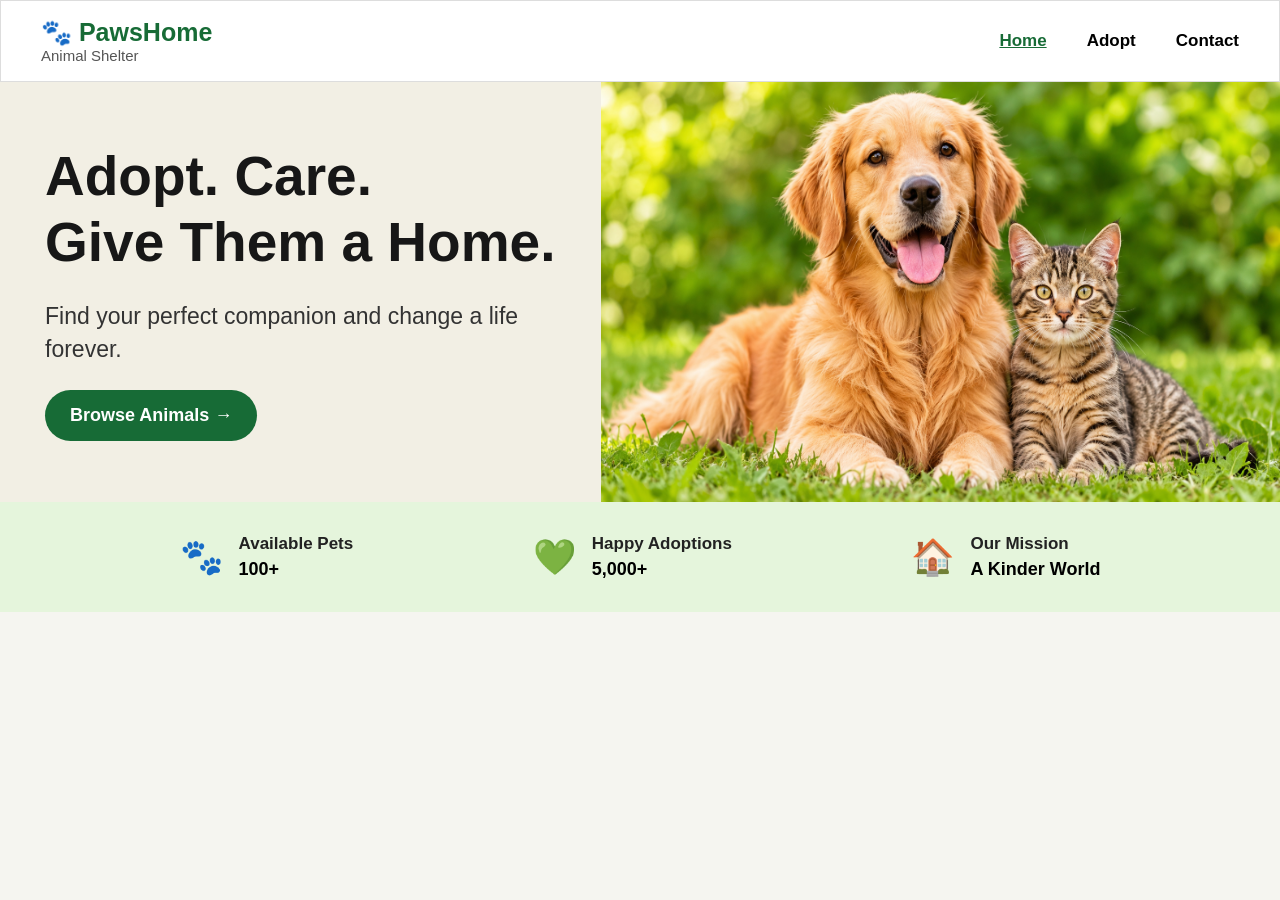
<file: index.html>
<!DOCTYPE html>
<html lang="en">
<head>
    <meta charset="UTF-8">
    <meta name="viewport" content="width=device-width, initial-scale=1.0">
    <title>PawsHome - Animal Shelter</title>
    <link rel="stylesheet" href="home.css">
</head>
<body>
    <header class="navbar">
        <div class="logo">
            <h1>🐾 PawsHome</h1>
            <p>Animal Shelter</p>
        </div>
        <nav>
            <a href="index.html" class="active">Home</a>
            <a href="adopt.html">Adopt</a>
            <a href="contact.html">Contact</a>
        </nav>
    </header>
    <main>
        <section class="hero">
            <div class="hero-content">
                <h2>Adopt. Care.<br>Give Them a Home.</h2>
                <p> Find your perfect companion and change a life forever.</p>
                <a href="adopt.html" class="browse-btn">Browse Animals →</a>
            </div>
            <div class="hero-image">
                <img src="dog and kitten.png" alt="Dog and Cat">
            </div>
        </section>
    </main>
    <footer class="stats">
        <div class="stat-box">
            <h2>🐾</h2>
            <div>
                <h3>Available Pets</h3>
                <p>100+</p>
            </div>
        </div>
        <div class="stat-box">
            <h2>💚</h2>
            <div>
                <h3>Happy Adoptions</h3>
                <p>5,000+</p>
            </div>
        </div>
        <div class="stat-box">
            <h2>🏠</h2>
            <div>
                <h3>Our Mission</h3>
                <p>A Kinder World</p>
            </div>
        </div>
    </footer>
</body>
</html>
</file>
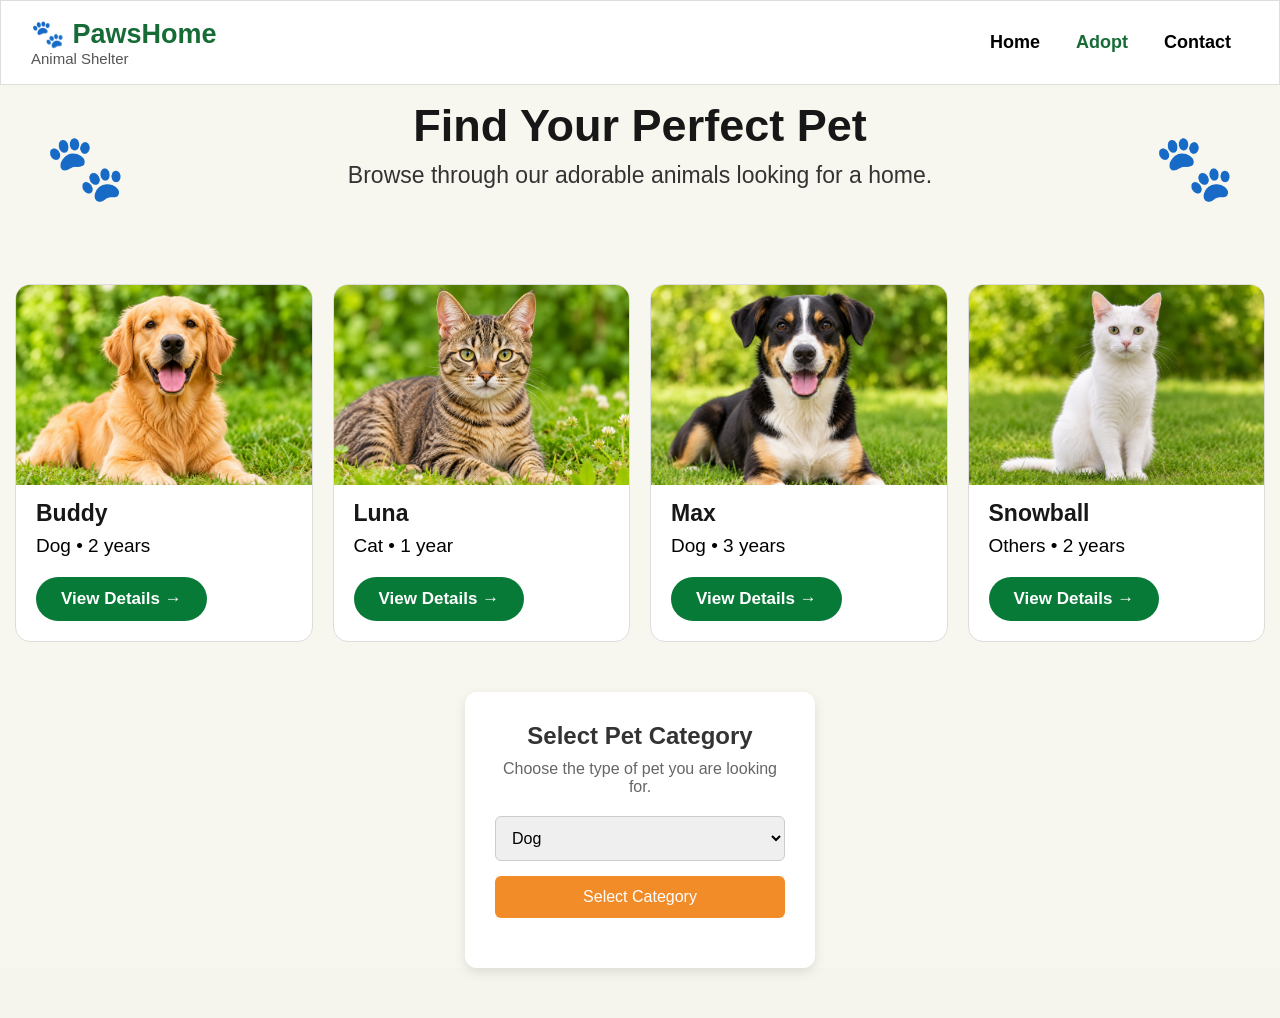
<file: adopt.html>
<!DOCTYPE html>
<html lang="en">
<head>
    <meta charset="UTF-8">
    <meta name="viewport" content="width=device-width, initial-scale=1.0">
    <title>Adopt Animals</title>
    <link rel="stylesheet" href="adopt.css">
</head>
<body>
    <header class="navbar">
        <div class="logo">
            <h2>🐾 PawsHome</h2>
            <p>Animal Shelter</p>
        </div>
        <nav>
            <a href="index.html">Home</a>
            <a href="adopt.html" class="active">Adopt</a>
            <a href="Contact.html">Contact</a>
        </nav>
    </header>
    <main>
        <section class="adopt-section">
            <div class="paw paw-left">🐾</div>
            <div class="paw paw-right">🐾</div>
            <div class="heading">
                <h1>Find Your Perfect Pet</h1>
                <p>Browse through our adorable animals looking for a home.</p>
            </div>
            <div class="pet-container">
                <div class="pet-card">
                    <img src="Buddy.png" alt="Buddy">
                    <div class="pet-info">
                        <h2>Buddy</h2>
                        <p>Dog • 2 years</p>
                        <a href="details buddy.html" >View Details →</a>
                    </div>
                </div>
                <div class="pet-card">
                    <img src="kitten.png" alt="Luna">
                    <div class="pet-info">
                        <h2>Luna</h2>
                        <p>Cat • 1 year</p>
                        <a href="luna.html" >View Details →</a>
                    </div>
                </div>
                <div class="pet-card">
                    <img src="max.png" alt="Max">
                    <div class="pet-info">
                        <h2>Max</h2>
                        <p>Dog • 3 years</p>
                        <a href="details max.html" >View Details →</a>
                    </div>
                </div>
                <div class="pet-card">
                    <img src="Snowball.png" alt="Snowball">
                    <div class="pet-info">
                        <h2>Snowball</h2>
                        <p>Others • 2 years</p>
                        <a href="snowball.html" >View Details →</a>
                    </div>
                </div>
            </div>
            <div class="category-box">
                <h2>Select Pet Category</h2>
                <p>Choose the type of pet you are looking for.</p>
                <select id="petCategory">
                    <option value="dog">Dog</option>
                    <option value="cat">Cat</option>
                    <option value="other">Other</option>
                </select>
                <button type="button" onclick="selectPet()">Select Category</button>
                <p id="result"></p>
            </div>
        </section>
    </main>
    <script src="script.js"></script>
</body>
</html>
</file>
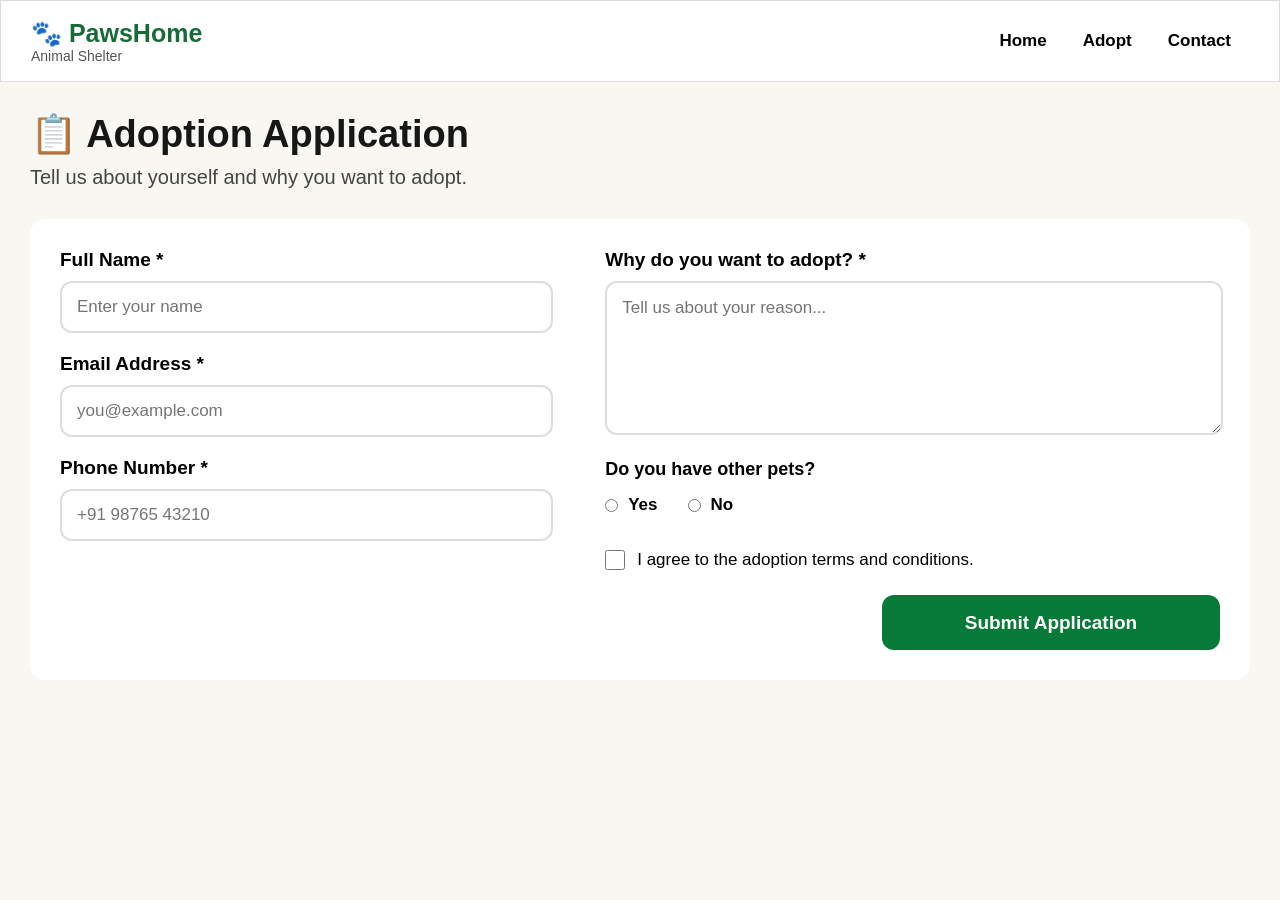
<file: adopt_apllication.html>
<!DOCTYPE html>
<html lang="en">
<head>
    <meta charset="UTF-8">
    <meta name="viewport" content="width=device-width, initial-scale=1.0">
    <title>Adoption Application</title>
    <link rel="stylesheet" href="adopt_apllication.css">
</head>
<body>
    <header class="navbar">
        <div class="logo">
            <h2>🐾 PawsHome</h2>
            <p>Animal Shelter</p>
        </div>
        <nav>
            <a href="index.html">Home</a>
            <a href="adopt.html">Adopt</a>
            <a href="Contact.html">Contact</a>
        </nav>
    </header>
    <main class="application">
        <div class="heading">
            <h1>📋 Adoption Application</h1>
            <p>Tell us about yourself and why you want to adopt.</p>
        </div>
        <section class="form-section">
            <form action="/action.php">
                <div class="left-form">
                    <label>Full Name *</label>
                    <input type="text" placeholder="Enter your name" id="name">
                    <label>Email Address *</label>
                    <input type="email" placeholder="you@example.com" id="email">
                    <label>Phone Number *</label>
                    <input type="tel" placeholder="+91 98765 43210" id="phone">
                </div>
                <div class="right-form">
                    <label>Why do you want to adopt? *</label>
                    <textarea placeholder="Tell us about your reason..."></textarea>
                    <p class="question">Do you have other pets?</p>
                    <div class="radio-buttons">
                        <input type="radio" name="pets" id="yes" value="yes">
                        <label for="yes">Yes</label>
                        <input type="radio" name="pets" id="no" value="no">
                        <label for="no">No</label>
                    </div>
                    <div class="terms">
                        <input type="checkbox" >
                        <p>I agree to the adoption terms and conditions.</p>
                    </div>
                    <button type="button" onclick="checkAdoption()" onclick="submitApplication()">Submit Application</button>
                    <p id="application"></p>
                </div>
            </form>
        </section>
    </main>
    <script src="script.js"></script>
</body>
</html>
</file>
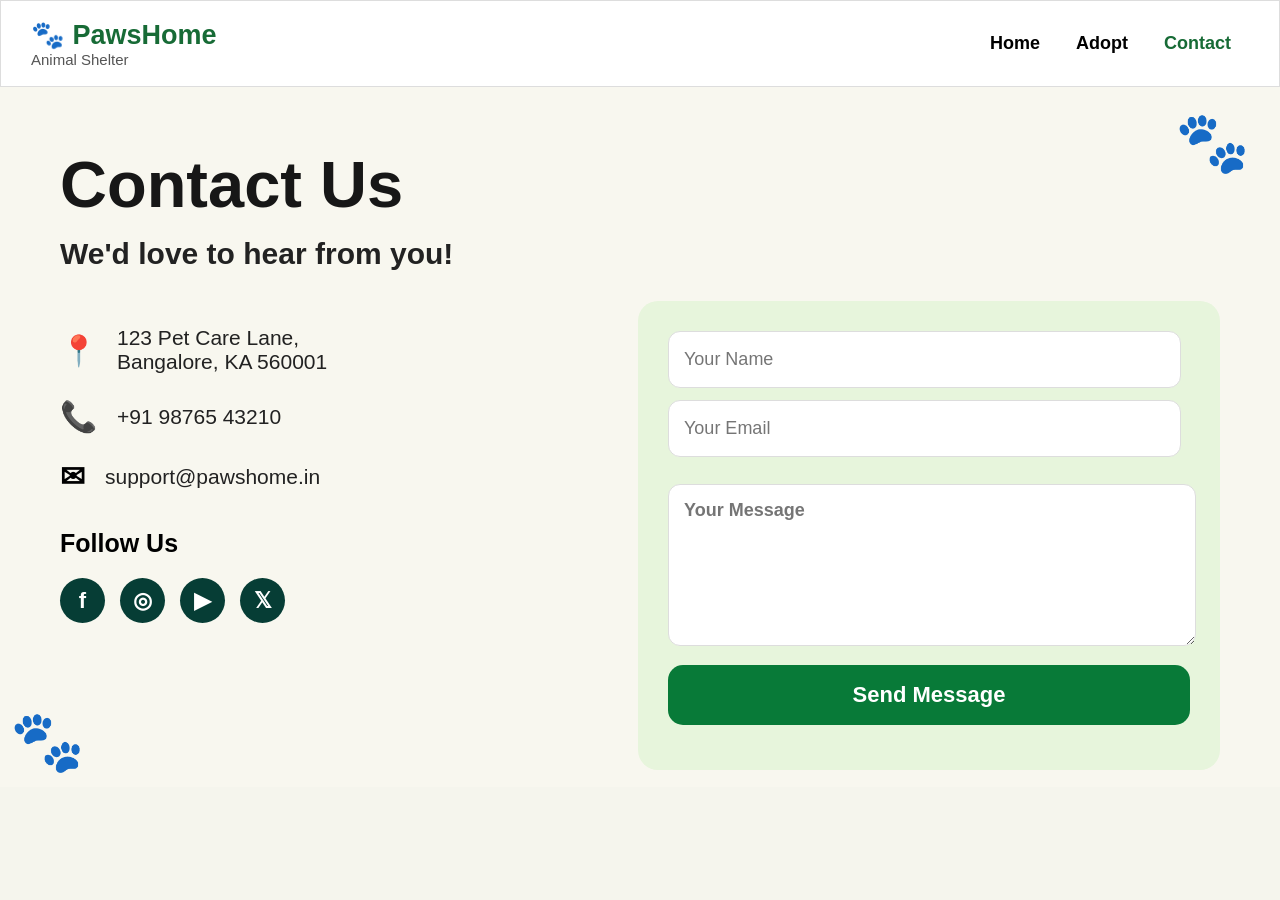
<file: Contact.html>
<!DOCTYPE html>
<html lang="en">
<head>
    <meta charset="UTF-8">
    <meta name="viewport" content="width=device-width, initial-scale=1.0">
    <title>Contact Us</title>
    <link rel="stylesheet" href="contact.css">
</head>
<body>
    <header class="navbar">
        <div class="logo">
            <h2>🐾 PawsHome</h2>
            <p>Animal Shelter</p>
        </div>
        <nav>
            <a href="index.html">Home</a>
            <a href="adopt.html">Adopt</a>
            <a href="Contact.html" class="active">Contact</a>
        </nav>
    </header>
    <main class="contact-page">
        <div class="paw paw-one">🐾</div>
        <div class="paw paw-two">🐾</div>
        <div class="contact-heading">
            <h1>Contact Us</h1>
            <h2>We'd love to hear from you!</h2>
        </div>
        <section class="contact-section">
            <div class="contact-info">
                <div class="info-box">
                    <h3>📍</h3>
                    <p> 123 Pet Care Lane,<br>Bangalore, KA 560001</p>
                </div>
                <div class="info-box">
                    <h3>📞</h3>
                    <p>+91 98765 43210</p>
                </div>
                <div class="info-box">
                    <h3>✉</h3>
                    <p>support@pawshome.in</p>
                </div>
                <div class="social-section">
                    <h2>Follow Us</h2>
                    <div class="social-links">
                        <a href="#">f</a>
                        <a href="#">◎</a>
                        <a href="#">▶</a>
                        <a href="#">𝕏</a>
                    </div>
                </div>
            </div>
            <div class="contact-form">
                <form action="/action.php">
                    <input type="text" placeholder="Your Name" id="contactName">
                    <input type="email" placeholder="Your Email" id="contactEmail">
                    <textarea placeholder="Your Message" id="message"></textarea>
                    <button type="button" onclick="checkContact()" ondblclick="sendMessage()">Send Message</button>
                    <p id="message"></p>
                </form>
            </div>
        </section>
    </main>
    <script src="script.js"></script>
</body>
</html>
</file>
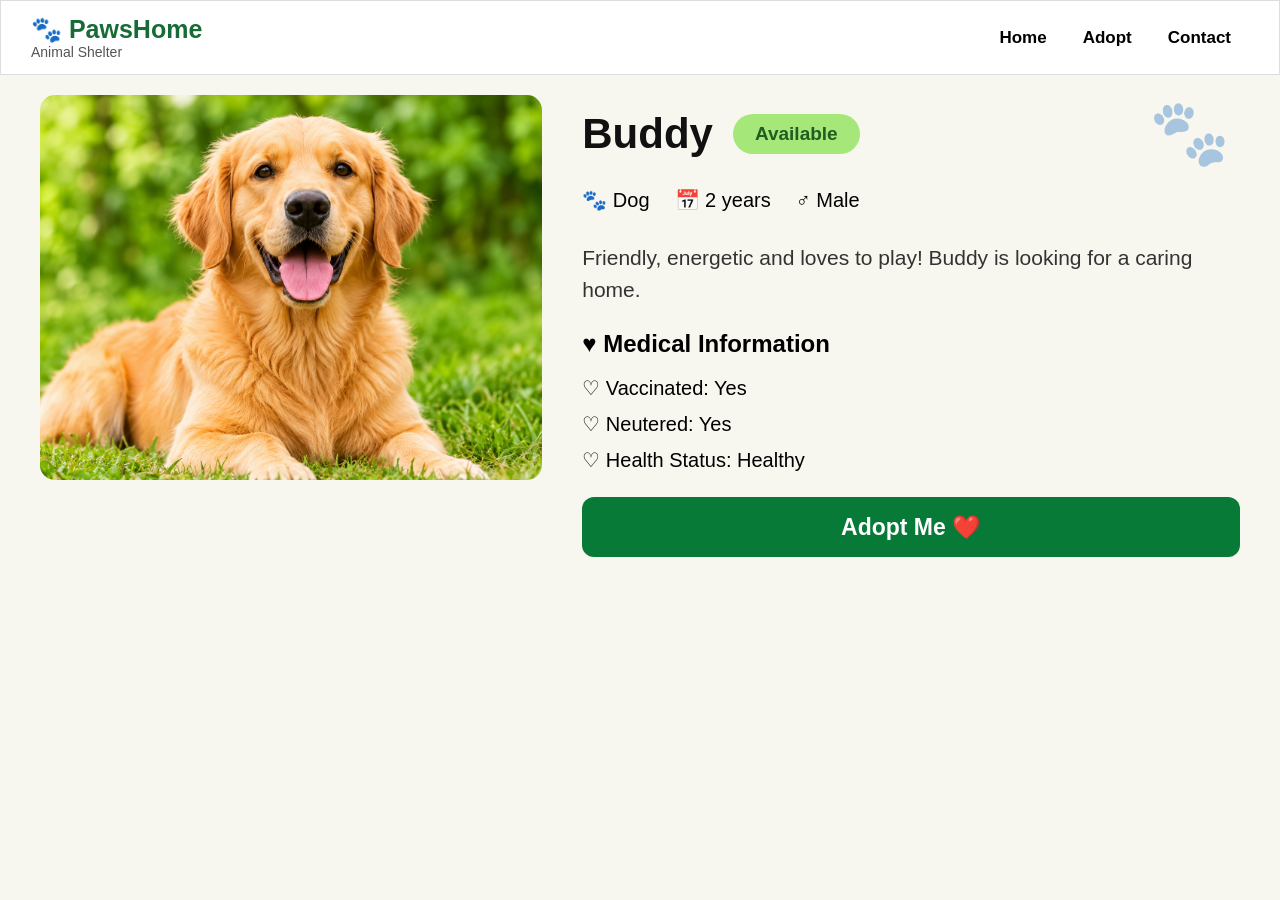
<file: details buddy.html>
<!DOCTYPE html>
<html lang="en">
<head>
    <meta charset="UTF-8">
    <meta name="viewport" content="width=device-width, initial-scale=1.0">
    <title>Buddy Profile</title>
    <link rel="stylesheet" href="Details.css">
</head>
<body>
    <header class="navbar">
        <div class="logo">
            <h2>🐾 PawsHome</h2>
            <p>Animal Shelter</p>
        </div>
        <nav>
            <a href="index.html">Home</a>
            <a href="adopt.html">Adopt</a>
            <a href="Contact.html">Contact</a>
        </nav>
    </header>
    <main class="profile">
        <div class="dog-image">
            <img src="Buddy.png" alt="Buddy">
        </div>
        <div class="dog-info">
            <div class="title">
                <h1>Buddy</h1>
                <span>Available</span>
            </div>
            <div class="basic-info">
                <p>🐾 Dog</p>
                <p>📅 2 years</p>
                <p>♂ Male</p>
            </div>
            <p class="description">Friendly, energetic and loves to play! Buddy is looking for a caring home.</p>
            <div class="medical">
                <h2>♥ Medical Information</h2>
                <p>♡ Vaccinated: Yes</p>
                <p>♡ Neutered: Yes</p>
                <p>♡ Health Status: Healthy</p>
            </div>
            <a href="adopt_apllication.html" class="adopt-btn" onclick="return adoptPet()">Adopt Me ❤️</a>
        </div>
    </main>
    <script src="script.js"></script>
</body>
</html>
</file>
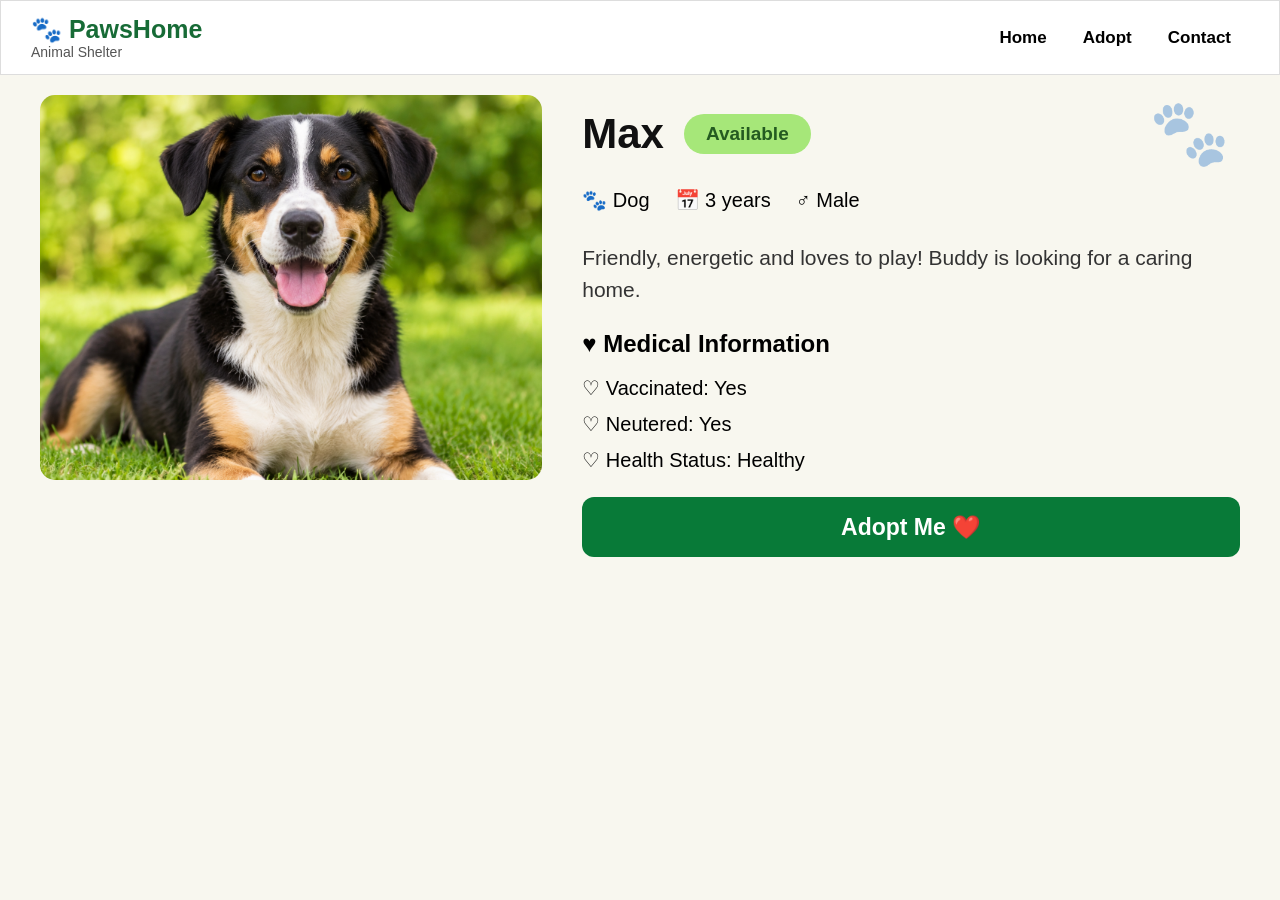
<file: details max.html>
<!DOCTYPE html>
<html lang="en">
<head>
    <meta charset="UTF-8">
    <meta name="viewport" content="width=device-width, initial-scale=1.0">
    <title>Buddy Profile</title>
    <link rel="stylesheet" href="Details.css">
</head>
<body>
    <header class="navbar">
        <div class="logo">
            <h2>🐾 PawsHome</h2>
            <p>Animal Shelter</p>
        </div>
        <nav>
            <a href="index.html">Home</a>
            <a href="adopt.html">Adopt</a>
            <a href="Contact.html">Contact</a>
        </nav>
    </header>
    <main class="profile">
        <div class="dog-image">
            <img src="max.png" alt="max">
        </div>
        <div class="dog-info">
            <div class="title">
                <h1>Max</h1>
                <span>Available</span>
            </div>
            <div class="basic-info">
                <p>🐾 Dog</p>
                <p>📅 3 years</p>
                <p>♂ Male</p>
            </div>
            <p class="description">Friendly, energetic and loves to play! Buddy is looking for a caring home.</p>
            <div class="medical">
                <h2>♥ Medical Information</h2>
                <p>♡ Vaccinated: Yes</p>
                <p>♡ Neutered: Yes</p>
                <p>♡ Health Status: Healthy</p>
            </div>
            <a href="adopt_apllication.html" class="adopt-btn">Adopt Me ❤️</a>
        </div>
    </main>
</body>
</html>
</file>
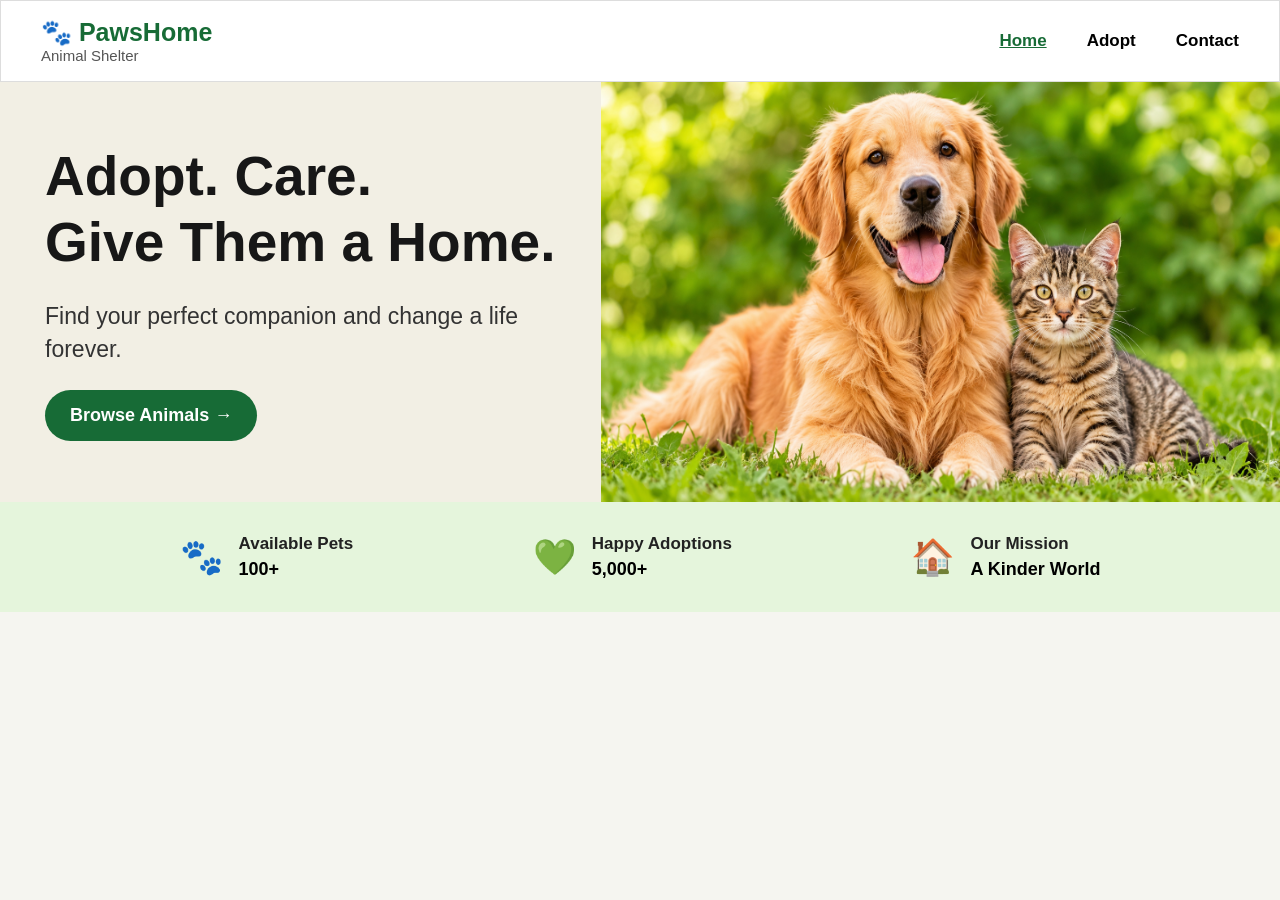
<file: home.html>
<!DOCTYPE html>
<html lang="en">
<head>
    <meta charset="UTF-8">
    <meta name="viewport" content="width=device-width, initial-scale=1.0">
    <title>PawsHome - Animal Shelter</title>
    <link rel="stylesheet" href="home.css">
</head>
<body>
    <header class="navbar">
        <div class="logo">
            <h1>🐾 PawsHome</h1>
            <p>Animal Shelter</p>
        </div>
        <nav>
            <a href="home.html" class="active">Home</a>
            <a href="adopt.html">Adopt</a>
            <a href="contact.html">Contact</a>
        </nav>
    </header>
    <main>
        <section class="hero">
            <div class="hero-content">
                <h2>Adopt. Care.<br>Give Them a Home.</h2>
                <p> Find your perfect companion and change a life forever.</p>
                <a href="adopt.html" class="browse-btn">Browse Animals →</a>
            </div>
            <div class="hero-image">
                <img src="dog and kitten.png" alt="Dog and Cat">
            </div>
        </section>
    </main>
    <footer class="stats">
        <div class="stat-box">
            <h2>🐾</h2>
            <div>
                <h3>Available Pets</h3>
                <p>100+</p>
            </div>
        </div>
        <div class="stat-box">
            <h2>💚</h2>
            <div>
                <h3>Happy Adoptions</h3>
                <p>5,000+</p>
            </div>
        </div>
        <div class="stat-box">
            <h2>🏠</h2>
            <div>
                <h3>Our Mission</h3>
                <p>A Kinder World</p>
            </div>
        </div>
    </footer>
</body>
</html>
</file>
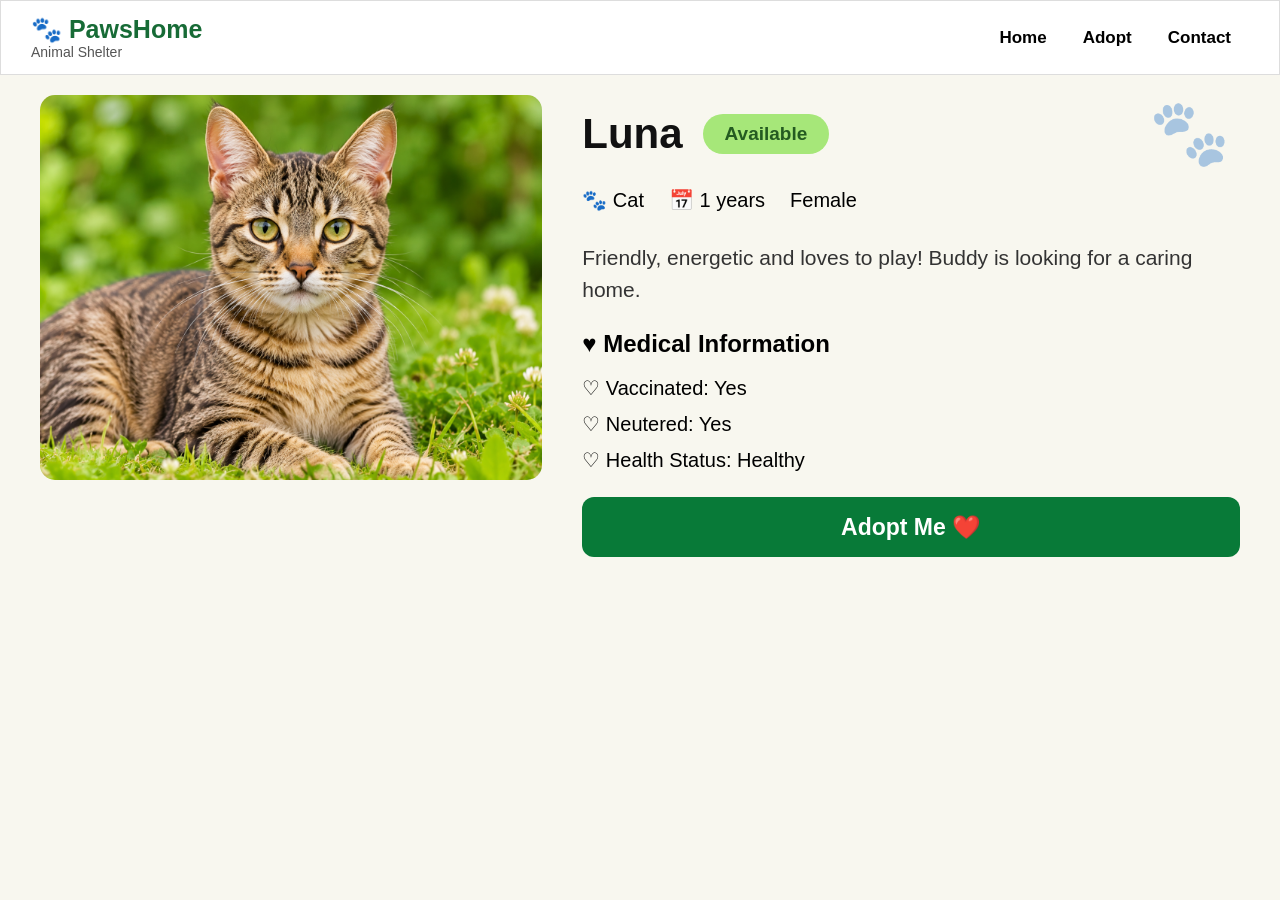
<file: luna.html>
<!DOCTYPE html>
<html lang="en">
<head>
    <meta charset="UTF-8">
    <meta name="viewport" content="width=device-width, initial-scale=1.0">
    <title>Buddy Profile</title>
    <link rel="stylesheet" href="Details.css">
</head>
<body>
    <header class="navbar">
        <div class="logo">
            <h2>🐾 PawsHome</h2>
            <p>Animal Shelter</p>
        </div>
        <nav>
            <a href="index.html">Home</a>
            <a href="adopt.html">Adopt</a>
            <a href="Contact.html">Contact</a>
        </nav>
    </header>
    <main class="profile">
        <div class="dog-image">
            <img src="kitten.png" alt="Luna">
        </div>
        <div class="dog-info">
            <div class="title">
                <h1>Luna</h1>
                <span>Available</span>
            </div>
            <div class="basic-info">
                <p>🐾 Cat</p>
                <p>📅 1 years</p>
                <p> Female</p>
            </div>
            <p class="description">Friendly, energetic and loves to play! Buddy is looking for a caring home.</p>
            <div class="medical">
                <h2>♥ Medical Information</h2>
                <p>♡ Vaccinated: Yes</p>
                <p>♡ Neutered: Yes</p>
                <p>♡ Health Status: Healthy</p>
            </div>
            <a href="adopt_apllication.html" class="adopt-btn">Adopt Me ❤️</a>
        </div>
    </main>
</body>
</html>
</file>
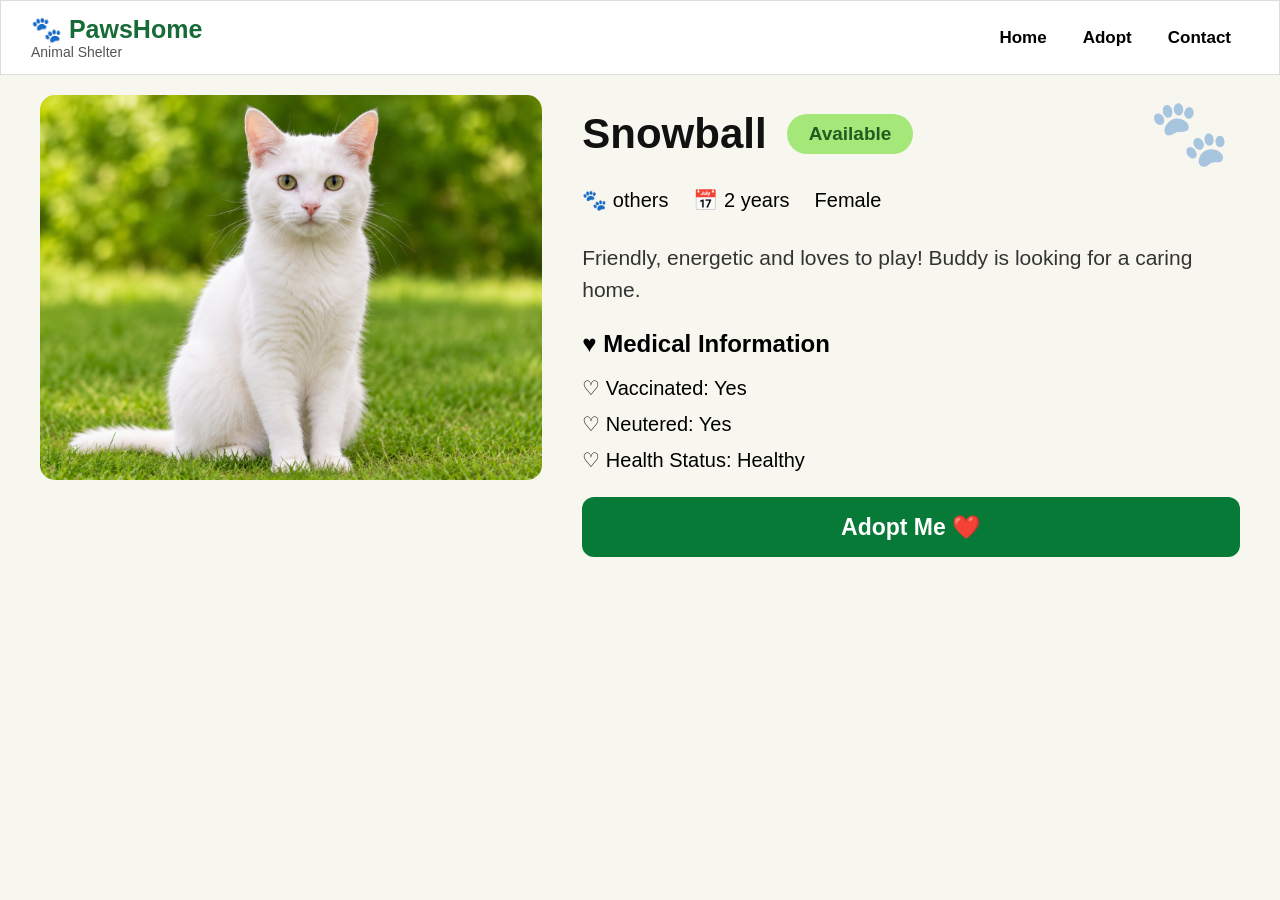
<file: snowball.html>
<!DOCTYPE html>
<html lang="en">
<head>
    <meta charset="UTF-8">
    <meta name="viewport" content="width=device-width, initial-scale=1.0">
    <title>Buddy Profile</title>
    <link rel="stylesheet" href="Details.css">
</head>
<body>
    <header class="navbar">
        <div class="logo">
            <h2>🐾 PawsHome</h2>
            <p>Animal Shelter</p>
        </div>
        <nav>
            <a href="home.html">Home</a>
            <a href="adopt.html">Adopt</a>
            <a href="Contact.html">Contact</a>
        </nav>
    </header>
    <main class="profile">
        <div class="dog-image">
            <img src="Snowball.png" alt="Snowball">
        </div>
        <div class="dog-info">
            <div class="title">
                <h1>Snowball</h1>
                <span>Available</span>
            </div>
            <div class="basic-info">
                <p>🐾 others</p>
                <p>📅 2 years</p>
                <p> Female</p>
            </div>
            <p class="description">Friendly, energetic and loves to play! Buddy is looking for a caring home.</p>
            <div class="medical">
                <h2>♥ Medical Information</h2>
                <p>♡ Vaccinated: Yes</p>
                <p>♡ Neutered: Yes</p>
                <p>♡ Health Status: Healthy</p>
            </div>
            <a href="adopt_apllication.html" class="adopt-btn">Adopt Me ❤️</a>
        </div>
    </main>
</body>
</html>
</file>
<file: home.css>
* {
    margin: 0;
    padding: 0;
}
body {
    background-color: #f5f5f0;
    font-family: Arial;
}
.navbar {
    height: 80px;
    background-color: white;
    display: flex;
    justify-content: space-between;
    align-items: center;
    padding: 0px 40px;
    border: 1px solid #dddddd;
}
.logo h1 {
    color: #176b36;
    font-size: 25px;
}
.logo p {
    font-size: 15px;
    color: #555555;
}
nav {
    display: flex;
    gap: 40px;
}
nav a {
    color: black;
    text-decoration: none;
    font-size: 17px;
    font-weight: bold;
}
nav .active {
    color: #176b36;
    text-decoration: underline;
}
.hero {
    height: 420px;
    display: flex;
    align-items: center;
    justify-content: space-between;
    background-color: #f2efe4;
}
.hero-content {
    width: 45%;
    padding-left: 45px;
}
.hero-content h2 {
    font-size: 55px;
    color: #171717;
    font-weight: bold;
    line-height: 1.2;
}
.hero-content p {
    font-size: 23px;
    color: #333333;
    margin-top: 25px;
    line-height: 1.4;
}
.browse-btn {
    display: inline-block;
    margin-top: 25px;
    padding: 15px 25px;
    background-color: #176b36;
    color: white;
    text-decoration: none;
    font-size: 18px;
    font-weight: bold;
    border-radius: 30px;
}
.hero-image {
    width: 55%;
    height: 420px;
}
.hero-image img {
    width: 100%;
    height: 420px;
}
.stats {
    height: 110px;
    background-color: #e5f5dc;
    display: flex;
    justify-content: space-evenly;
    align-items: center;
}
.stat-box {
    display: flex;
    align-items: center;
    gap: 15px;
}
.stat-box h2 {
    font-size: 35px;
}
.stat-box h3 {
    font-size: 17px;
    color: #222222;
}
.stat-box p {
    font-size: 18px;
    font-weight: bold;
    margin-top: 5px;
}
@media (max-width: 800px) {
    .navbar {
        height: auto;
        flex-direction: column;
        gap: 20px;
        padding: 20px;
    }
    nav {
        gap: 15px;
    }
    .hero {
        height: auto;
        flex-direction: column;
    }
    .hero-content {
        width: 85%;
        padding: 30px;
    }
    .hero-content h2 {
        font-size: 35px;
    }
    .hero-image {
        width: 100%;
    }
    .stats {
        height: auto;
        flex-direction: column;
        gap: 25px;
        padding: 25px;
    }
}
</file>
<file: adopt.css>
* {
    margin: 0;
    padding: 0;
    box-sizing: border-box;
}
body {
    background-color: #f5f5ed;
    font-family: Arial, sans-serif;
}
.navbar {
    height: 85px;
    background-color: white;
    display: flex;
    justify-content: space-between;
    align-items: center;
    padding: 0px 30px;
    border: 1px solid #dddddd;
}
.logo h2 {
    color: #176b36;
    font-size: 27px;
}
.logo p {
    color: #555555;
    font-size: 15px;
}
nav {
    display: flex;
    align-items: center;
}
nav a {
    text-decoration: none;
    color: black;
    font-size: 18px;
    font-weight: bold;
    margin: 0px 18px;
}
nav .active {
    color: #176b36;
}
.adopt-section {
    min-height: 610px;
    background-color: #f8f7ef;
    position: relative;
    padding-top: 10px;
}
.heading {
    text-align: center;
    margin-top: 5px;
}
.heading h1 {
    font-size: 45px;
    color: #171717;
}
.heading p {
    font-size: 23px;
    color: #333333;
    margin-top: 10px;
}
.paw {
    position: absolute;
    font-size: 65px;
    color: #c4d5a2;
}
.paw-left {
    left: 45px;
    top: 45px;
}
.paw-right {
    right: 45px;
    top: 45px;
}
.pet-container {
    display: flex;
    justify-content: space-evenly;
    margin-top: 95px;
    padding: 0px 15px;
    gap: 20px;
}
.pet-card {
    width: 25%;
    background-color: white;
    border: 1px solid #dddddd;
    border-radius: 15px;
    overflow: hidden;
}
.pet-card img {
    width: 100%;
    height: 200px;
    object-fit: cover;
    display: block;
}
.pet-info {
    padding: 15px 20px 20px;
}
.pet-info h2 {
    font-size: 23px;
    color: #171717;
}
.pet-info p {
    font-size: 19px;
    margin-top: 8px;
}
.pet-info a {
    display: block;
    width: fit-content;
    padding: 12px 25px;
    margin-top: 20px;
    background-color: #087a38;
    color: white;
    border: none;
    border-radius: 25px;
    font-size: 17px;
    font-weight: bold;
    text-decoration: none;
    text-align: center;
}
.pet-info a:hover {
    background-color: #055c2b;
}
@media (max-width: 800px) {
    .navbar {
        height: auto;
        flex-direction: column;
        padding: 20px;
    }
    nav {
        margin-top: 20px;
        flex-wrap: wrap;
        justify-content: center;
    }
    .adopt-section {
        height: auto;
        padding-bottom: 30px;
    }
    .paw {
        display: none;
    }
    .heading h1 {
        font-size: 32px;
    }
    .heading p {
        font-size: 17px;
    }
    .pet-container {
        flex-wrap: wrap;
        margin-top: 40px;
    }
    .pet-card {
        width: 42%;
        margin-bottom: 15px;
    }
}
@media (max-width: 500px) {
    .pet-card {
        width: 85%;
    }
    nav a {
        margin: 8px 7px;
        font-size: 14px;
    }
    .pet-card img {
        height: 180px;
    }
}
.category-box {
    width: 350px;
    margin: 50px auto;
    padding: 30px;
    text-align: center;
    background-color: #ffffff;
    border-radius: 12px;
    box-shadow: 0 4px 12px rgba(0, 0, 0, 0.1);
}
.category-box h2 {
    color: #333333;
    margin-bottom: 10px;
}
.category-box p {
    color: #666666;
    margin-bottom: 20px;
}
.category-box select {
    width: 100%;
    padding: 12px;
    border: 1px solid #cccccc;
    border-radius: 6px;
    font-size: 16px;
    margin-bottom: 15px;
}
.category-box button {
    width: 100%;
    padding: 12px;
    background-color: #f28c28;
    color: white;
    border: none;
    border-radius: 6px;
    font-size: 16px;
    cursor: pointer;
}
.category-box button:hover {
    background-color: #d97616;
}
#result {
    margin-top: 20px;
    font-weight: bold;
    color: #333333;
}
</file>
<file: adopt_apllication.css>
* {
    margin: 0;
    padding: 0;
}
body {
    background-color: #f8f7f2;
    font-family: Arial;
}
.navbar {
    height: 80px;
    background-color: white;
    display: flex;
    justify-content: space-between;
    align-items: center;
    padding: 0px 30px;
    border: 1px solid #dddddd;
}
.logo h2 {
    color: #176b36;
    font-size: 25px;
}
.logo p {
    color: #555555;
    font-size: 14px;
}
nav {
    display: flex;
}
nav a {
    text-decoration: none;
    color: black;
    font-size: 17px;
    font-weight: bold;
    margin: 0px 18px;
}
.application {
    padding: 30px;
    background-color: #f8f7f2;
}
.heading {
    margin-bottom: 30px;
}
.heading h1 {
    font-size: 38px;
    color: #171717;
}
.heading p {
    font-size: 20px;
    margin-top: 10px;
    color: #444444;
}
.form-section {
    background-color: white;
    padding: 30px;
    border-radius: 15px;
}
form {
    display: flex;
    justify-content: space-between;
}
.left-form {
    width: 43%;
}
.right-form {
    width: 53%;
}
form label {
    display: block;
    font-size: 19px;
    font-weight: bold;
    margin-bottom: 10px;
}
.left-form input {
    width: 95%;
    height: 48px;
    padding-left: 15px;
    margin-bottom: 20px;
    border: 2px solid #dddddd;
    border-radius: 12px;
    font-size: 17px;
}
.right-form textarea {
    width: 95%;
    height: 120px;
    padding: 15px;
    border: 2px solid #dddddd;
    border-radius: 12px;
    font-size: 17px;
    font-family: Arial;
}
.question {
    font-size: 18px;
    font-weight: bold;
    margin-top: 20px;
    margin-bottom: 15px;
}
.radio-buttons {
    display: flex;
    align-items: center;
}
.radio-buttons input {
    margin-right: 10px;
}
.radio-buttons label {
    margin-right: 30px;
    margin-bottom: 0px;
    font-size: 17px;
}
.terms {
    display: flex;
    align-items: center;
    margin-top: 35px;
}
.terms input {
    width: 20px;
    height: 20px;
    margin-right: 12px;
}
.terms p {
    font-size: 17px;
}
.terms a {
    color: #3888b5;
}
.right-form button {
    width: 55%;
    height: 55px;
    background-color: #087a38;
    color: white;
    border: none;
    border-radius: 12px;
    font-size: 19px;
    font-weight: bold;
    margin-top: 25px;
    margin-left: 45%;
}
@media (max-width: 800px) {
    .navbar {
        height: auto;
        flex-direction: column;
        padding: 20px;
    }
    nav {
        margin-top: 20px;
    }
    form {
        flex-direction: column;
    }
    .left-form {
        width: 100%;
    }
    .right-form {
        width: 100%;
    }
    .heading h1 {
        font-size: 28px;
    }
    .right-form button {
        width: 100%;
        margin-left: 0px;
    }
}
</file>
<file: contact.css>
* {
    margin: 0;
    padding: 0;
}
body {
    background-color: #f5f5ed;
    font-family: Arial;
}
.navbar {
    height: 85px;
    background-color: white;
    display: flex;
    justify-content: space-between;
    align-items: center;
    padding: 0px 30px;
    border: 1px solid #dddddd;
}
.logo h2 {
    color: #176b36;
    font-size: 27px;
}
.logo p {
    color: #555555;
    font-size: 15px;
}
nav {
    display: flex;
}
nav a {
    text-decoration: none;
    color: black;
    font-size: 18px;
    font-weight: bold;
    margin: 0px 18px;
}
nav .active {
    color: #176b36;
}
.contact-page {
    height: 700px;
    background-color: #f8f7ef;
    position: relative;
}
.contact-heading {
    padding-top: 60px;
    padding-left: 60px;
}
.contact-heading h1 {
    font-size: 65px;
    color: #171717;
}
.contact-heading h2 {
    font-size: 30px;
    margin-top: 15px;
    color: #222222;
}
.contact-section {
    display: flex;
    justify-content: space-between;
    padding: 30px 60px;
}
.contact-info {
    width: 45%;
}
.info-box {
    display: flex;
    align-items: center;
    margin-top: 25px;
    gap: 20px;
}
.info-box h3 {
    font-size: 30px;
}
.info-box p {
    font-size: 21px;
    color: #222222;
}
.social-section {
    margin-top: 35px;
}
.social-section h2 {
    font-size: 25px;
    margin-bottom: 20px;
}
.social-links {
    display: flex;
    gap: 15px;
}
.social-links a {
    width: 45px;
    height: 45px;
    background-color: #063d35;
    color: white;
    text-decoration: none;
    border-radius: 50%;
    display: flex;
    justify-content: center;
    align-items: center;
    font-size: 22px;
    font-weight: bold;
}
.contact-form {
    width: 45%;
    background-color: #e7f5dc;
    padding: 30px;
    border-radius: 20px;
}
.contact-form input {
    width: 95%;
    height: 55px;
    padding-left: 15px;
    margin-bottom: 12px;
    border: 1px solid #dddddd;
    border-radius: 12px;
    font-size: 18px;
}
.contact-form textarea {
    width: 95%;
    height: 130px;
    padding: 15px;
    border: 1px solid #dddddd;
    border-radius: 12px;
    font-size: 18px;
    font-family: Arial;
}
.contact-form button {
    width: 100%;
    height: 60px;
    margin-top: 15px;
    background-color: #087a38;
    color: white;
    border: none;
    border-radius: 15px;
    font-size: 22px;
    font-weight: bold;
}
.paw {
    position: absolute;
    font-size: 60px;
    color: #c4d5a2;
}
.paw-one {
    right: 30px;
    top: 20px;
}
.paw-two {
    left: 10px;
    bottom: 10px;
}
@media (max-width: 800px) {
    .navbar {
        height: auto;
        flex-direction: column;
        padding: 20px;
    }
    nav {
        margin-top: 20px;
    }
    .contact-page {
        height: auto;
        padding-bottom: 220px;
    }
    .contact-heading {
        padding: 30px;
    }
    .contact-heading h1 {
        font-size: 40px;
    }
    .contact-heading h2 {
        font-size: 22px;
    }
    .contact-section {
        flex-direction: column;
        padding: 20px;
        gap: 30px;
    }
    .contact-info {
        width: 100%;
    }
    .contact-form {
        width: 85%;
    }
    .paw {
        display: none;
    }
}
#message {
    color: #087a38;
    font-size: 18px;
    font-weight: bold;
    margin-top: 15px;
}
</file>
<file: Details.css>
* {
    margin: 0;
    padding: 0;
    box-sizing: border-box;
}
body {
    background-color: #f8f7ef;
    font-family: Arial, sans-serif;
}
.navbar {
    height: 75px;
    background-color: white;
    display: flex;
    justify-content: space-between;
    align-items: center;
    padding: 0px 30px;
    border: 1px solid #dddddd;
}
.logo h2 {
    color: #176b36;
    font-size: 25px;
}
.logo p {
    color: #555555;
    font-size: 14px;
}
nav {
    display: flex;
    align-items: center;
}
nav a {
    text-decoration: none;
    color: black;
    font-size: 17px;
    font-weight: bold;
    margin: 0px 18px;
}
.profile {
    display: flex;
    justify-content: space-between;
    gap: 40px;
    padding: 20px 25px;
    max-width: 1250px;
    margin: auto;
    position: relative;
}
.profile::after {
    content: "🐾";
    position: absolute;
    right: 35px;
    top: 20px;
    font-size: 65px;
    opacity: 0.35;
    pointer-events: none;
}
.dog-image {
    width: 42%;
}
.dog-image img {
    width: 100%;
    height: 385px;
    object-fit: cover;
    border-radius: 15px;
    display: block;
}
.dog-info {
    width: 55%;
    padding: 15px 0px;
}
.title {
    display: flex;
    align-items: center;
    gap: 20px;
}
.title h1 {
    font-size: 42px;
    color: #111111;
}
.title span {
    background-color: #a6e779;
    color: #245b21;
    padding: 9px 22px;
    border-radius: 25px;
    font-size: 19px;
    font-weight: bold;
}
.basic-info {
    display: flex;
    align-items: center;
    margin-top: 30px;
    gap: 25px;
}
.basic-info p {
    font-size: 20px;
}
.description {
    font-size: 21px;
    line-height: 1.5;
    margin-top: 30px;
    color: #333333;
}
.medical {
    margin-top: 25px;
}
.medical h2 {
    font-size: 24px;
    margin-bottom: 18px;
}
.medical p {
    font-size: 20px;
    margin-top: 12px;
}
.adopt-btn {
    display: block;
    width: 100%;
    height: 60px;
    line-height: 60px;
    margin-top: 25px;
    background-color: #087a38;
    color: white;
    text-decoration: none;
    text-align: center;
    border: none;
    border-radius: 12px;
    font-size: 23px;
    font-weight: bold;
}
.adopt-btn:hover {
    background-color: #055c2b;
}
@media (max-width: 800px) {
    .navbar {
        height: auto;
        flex-direction: column;
        padding: 20px;
    }
}
</file>
